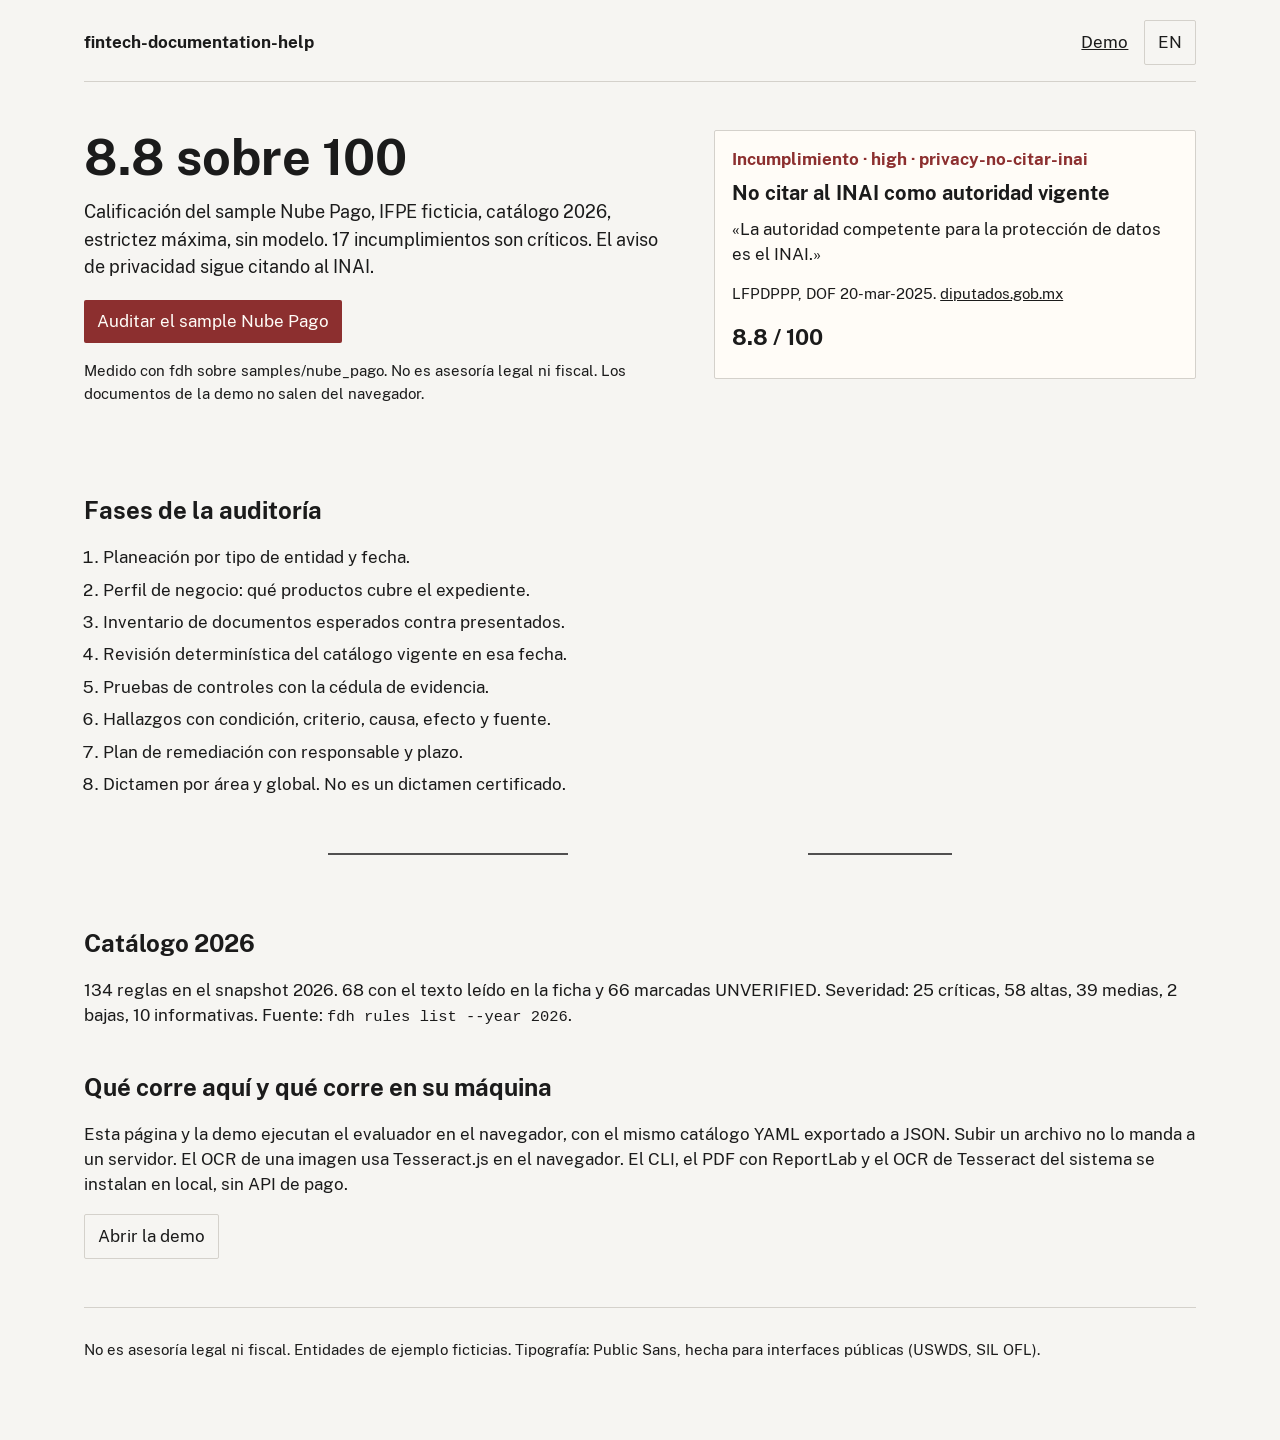
<file: site/index.html>
<!DOCTYPE html>
<html lang="es">
<head>
  <meta charset="utf-8"/>
  <meta name="viewport" content="width=device-width, initial-scale=1"/>
  <title>fintech-documentation-help</title>
  <link rel="stylesheet" href="styles.css"/>
</head>
<body>
  <div class="wrap">
    <header class="bar">
      <a class="wordmark" href="index.html">fintech-documentation-help</a>
      <nav>
        <a href="demo.html" data-lang="es">Demo</a>
        <a href="demo.html" data-lang="en">Demo</a>
        <button type="button" class="quiet" id="lang">EN</button>
      </nav>
    </header>

    <div class="hero">
      <div>
        <h1>8.8 sobre 100</h1>
        <p class="lede" data-lang="es">Calificación del sample Nube Pago, IFPE ficticia, catálogo 2026, estrictez máxima, sin modelo. 17 incumplimientos son críticos. El aviso de privacidad sigue citando al INAI.</p>
        <p class="lede" data-lang="en">Score of the fictional Nube Pago IFPE sample, 2026 catalog, maximum strictness, no model. 17 findings are critical. The privacy notice still names INAI.</p>
        <p>
          <a class="button" href="demo.html#nube" data-lang="es">Auditar el sample Nube Pago</a>
          <a class="button" href="demo.html#nube" data-lang="en">Audit the Nube Pago sample</a>
        </p>
        <p class="meta" data-lang="es">Medido con fdh sobre samples/nube_pago. No es asesoría legal ni fiscal. Los documentos de la demo no salen del navegador.</p>
        <p class="meta" data-lang="en">Measured with fdh on samples/nube_pago. Not legal or tax advice. Demo documents stay in the browser.</p>
      </div>
      <article class="finding" aria-labelledby="finding-title">
        <p class="tag" data-lang="es">Incumplimiento · high · privacy-no-citar-inai</p>
        <p class="tag" data-lang="en">Fail · high · privacy-no-citar-inai</p>
        <h2 id="finding-title" data-lang="es">No citar al INAI como autoridad vigente</h2>
        <h2 id="finding-title-en" data-lang="en">Do not cite INAI as the current authority</h2>
        <blockquote data-lang="es">«La autoridad competente para la protección de datos es el INAI.»</blockquote>
        <blockquote data-lang="en">“The competent data protection authority is INAI.”</blockquote>
        <p class="meta">LFPDPPP, DOF 20-mar-2025. <a href="https://www.diputados.gob.mx/LeyesBiblio/pdf/LFPDPPP.pdf">diputados.gob.mx</a></p>
        <p class="scoreline"><span id="score">8.8</span> / 100</p>
      </article>
    </div>

    <section>
      <h2 class="section" data-lang="es">Fases de la auditoría</h2>
      <h2 class="section" data-lang="en">Audit phases</h2>
      <ol class="phases" id="phases">
        <li data-lang="es">Planeación por tipo de entidad y fecha.</li>
        <li data-lang="en">Planning by entity type and as-of date.</li>
        <li data-lang="es">Perfil de negocio: qué productos cubre el expediente.</li>
        <li data-lang="en">Business profile: which products the file actually describes.</li>
        <li data-lang="es">Inventario de documentos esperados contra presentados.</li>
        <li data-lang="en">Inventory of expected documents against those provided.</li>
        <li data-lang="es">Revisión determinística del catálogo vigente en esa fecha.</li>
        <li data-lang="en">Deterministic review of the rules in force on that date.</li>
        <li data-lang="es">Pruebas de controles con la cédula de evidencia.</li>
        <li data-lang="en">Control tests against the evidence checklist.</li>
        <li data-lang="es">Hallazgos con condición, criterio, causa, efecto y fuente.</li>
        <li data-lang="en">Findings with condition, criterion, cause, effect and source.</li>
        <li data-lang="es">Plan de remediación con responsable y plazo.</li>
        <li data-lang="en">Remediation plan with owner and deadline.</li>
        <li data-lang="es">Dictamen por área y global. No es un dictamen certificado.</li>
        <li data-lang="en">Opinion by area and overall. Not a certified opinion.</li>
      </ol>
      <svg class="flow" viewBox="0 0 640 48" width="100%" height="48" role="img" aria-label="flujo">
        <path class="draw" d="M8 24 H632" />
      </svg>
    </section>

    <section>
      <h2 class="section" data-lang="es">Catálogo 2026</h2>
      <h2 class="section" data-lang="en">2026 catalog</h2>
      <p data-lang="es">134 reglas en el snapshot 2026. 68 con el texto leído en la ficha y 66 marcadas UNVERIFIED. Severidad: 25 críticas, 58 altas, 39 medias, 2 bajas, 10 informativas. Fuente: <code>fdh rules list --year 2026</code>.</p>
      <p data-lang="en">134 rules in the 2026 snapshot. 68 read for the entry and 66 flagged UNVERIFIED. Severity: 25 critical, 58 high, 39 medium, 2 low, 10 info. Source: <code>fdh rules list --year 2026</code>.</p>
    </section>

    <section>
      <h2 class="section" data-lang="es">Qué corre aquí y qué corre en su máquina</h2>
      <h2 class="section" data-lang="en">What runs here and what runs on your machine</h2>
      <p data-lang="es">Esta página y la demo ejecutan el evaluador en el navegador, con el mismo catálogo YAML exportado a JSON. Subir un archivo no lo manda a un servidor. El OCR de una imagen usa Tesseract.js en el navegador. El CLI, el PDF con ReportLab y el OCR de Tesseract del sistema se instalan en local, sin API de pago.</p>
      <p data-lang="en">This page and the demo run the evaluator in the browser, from the same YAML catalog exported to JSON. An upload is not sent to a server. Image OCR uses Tesseract.js in the browser. The CLI, the ReportLab PDF and system Tesseract run locally, with no paid API.</p>
      <p><a class="button quiet" href="demo.html" data-lang="es">Abrir la demo</a><a class="button quiet" href="demo.html" data-lang="en">Open the demo</a></p>
    </section>

    <footer>
      <p data-lang="es">No es asesoría legal ni fiscal. Entidades de ejemplo ficticias. Tipografía: Public Sans, hecha para interfaces públicas (USWDS, SIL OFL).</p>
      <p data-lang="en">Not legal or tax advice. Sample entities are fictional. Typeface: Public Sans, designed for public-sector interfaces (USWDS, SIL OFL).</p>
    </footer>
  </div>
  <script>
    const body = document.body;
    const lang = document.getElementById("lang");
    lang.addEventListener("click", () => {
      const en = body.classList.toggle("en");
      lang.textContent = en ? "ES" : "EN";
      document.documentElement.lang = en ? "en" : "es";
    });
    document.getElementById("phases").classList.add("go");
  </script>
</body>
</html>
</file>
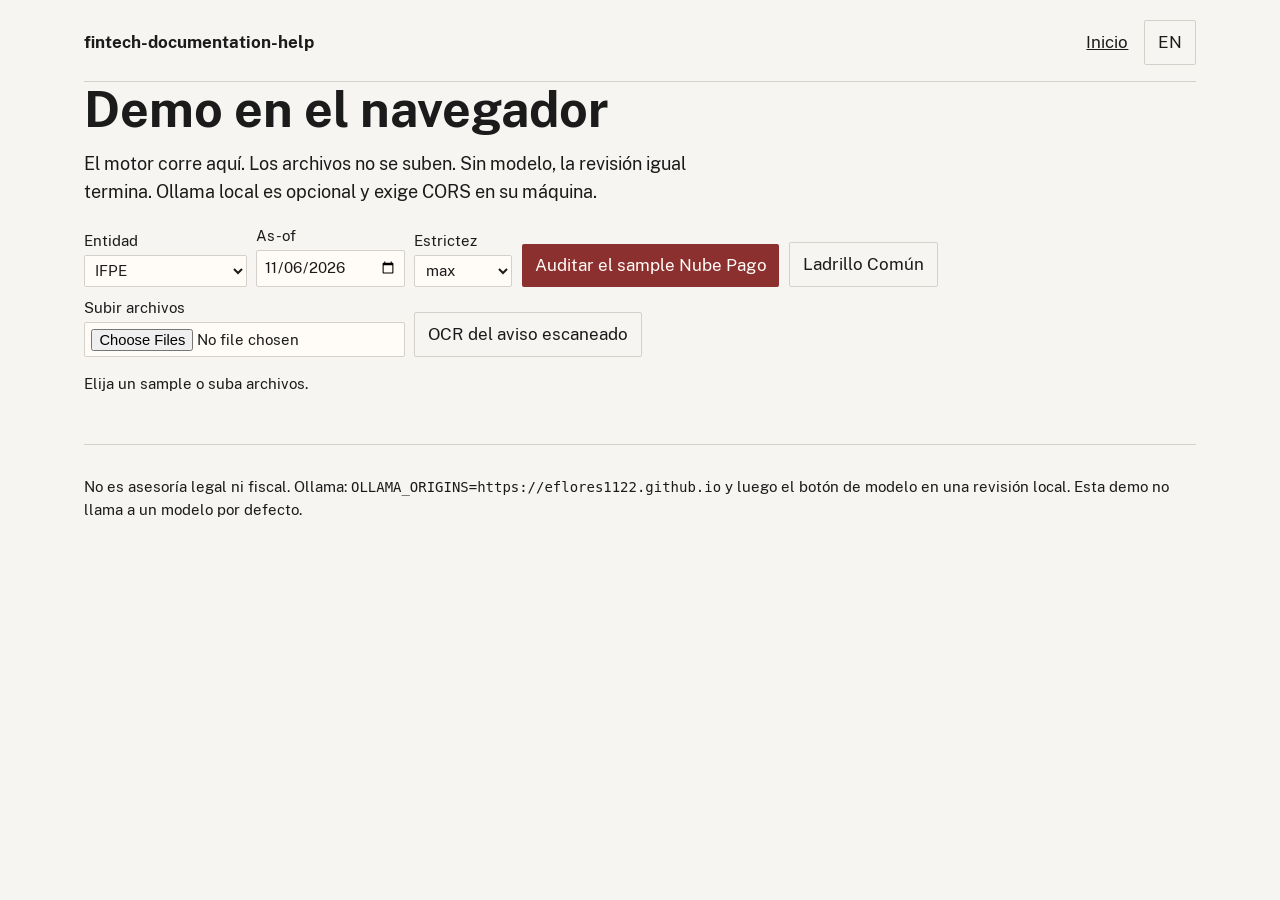
<file: site/demo.html>
<!DOCTYPE html>
<html lang="es">
<head>
  <meta charset="utf-8"/>
  <meta name="viewport" content="width=device-width, initial-scale=1"/>
  <title>Demo · fintech-documentation-help</title>
  <link rel="stylesheet" href="styles.css"/>
</head>
<body>
  <div class="wrap">
    <header class="bar">
      <a class="wordmark" href="index.html">fintech-documentation-help</a>
      <nav>
        <a href="index.html" data-lang="es">Inicio</a>
        <a href="index.html" data-lang="en">Home</a>
        <button type="button" class="quiet" id="lang">EN</button>
      </nav>
    </header>
    <h1 data-lang="es">Demo en el navegador</h1>
    <h1 data-lang="en">In-browser demo</h1>
    <p class="lede" data-lang="es">El motor corre aquí. Los archivos no se suben. Sin modelo, la revisión igual termina. Ollama local es opcional y exige CORS en su máquina.</p>
    <p class="lede" data-lang="en">The engine runs here. Files are not uploaded. Without a model, the review still finishes. Local Ollama is optional and needs CORS on your machine.</p>

    <div class="controls">
      <label>Entidad
        <select id="entity">
          <option>IFPE</option><option>IFC</option><option>SOFOM_ENR</option>
          <option>transmisor_dinero</option><option>asesor_inversion</option>
          <option>modelo_novedoso</option>
        </select>
      </label>
      <label>As-of
        <input id="asof" type="date" value="2026-11-06"/>
      </label>
      <label>Estrictez
        <select id="strictness">
          <option value="max" selected>max</option>
          <option value="high">high</option>
          <option value="standard">standard</option>
        </select>
      </label>
      <button type="button" id="nube" data-lang="es">Auditar el sample Nube Pago</button>
      <button type="button" id="nube-en" data-lang="en">Audit the Nube Pago sample</button>
      <button type="button" class="quiet" id="ladrillo">Ladrillo Común</button>
      <label data-lang="es">Subir archivos
        <input id="files" type="file" multiple accept=".md,.txt,.pdf,.png,.jpg,.jpeg,.tif,.tiff,.docx"/>
      </label>
      <label data-lang="en">Upload files
        <input id="files-en" type="file" multiple accept=".md,.txt,.pdf,.png,.jpg,.jpeg,.tif,.tiff,.docx"/>
      </label>
      <button type="button" class="quiet" id="scan" data-lang="es">OCR del aviso escaneado</button>
      <button type="button" class="quiet" id="scan-en" data-lang="en">OCR the scanned notice</button>
    </div>
    <p class="meta" id="status" data-lang="es">Elija un sample o suba archivos.</p>
    <p class="meta" id="status-en" data-lang="en">Pick a sample or upload files.</p>

    <section id="out" hidden>
      <h2 class="section" data-lang="es">Perfil de negocio</h2>
      <h2 class="section" data-lang="en">Business profile</h2>
      <div id="profile"></div>
      <h2 class="section" data-lang="es">Calificación por área</h2>
      <h2 class="section" data-lang="en">Score by area</h2>
      <p class="scoreline" id="overall"></p>
      <table id="areas"><thead><tr><th>Área</th><th>Puntaje</th></tr></thead><tbody></tbody></table>
      <h2 class="section" data-lang="es">Parámetros</h2>
      <h2 class="section" data-lang="en">Parameters</h2>
      <div id="params"></div>
      <h2 class="section">Hallazgos</h2>
      <label>Filtro
        <select id="filter">
          <option value="fail">fail</option>
          <option value="all">all</option>
          <option value="pass">pass</option>
        </select>
      </label>
      <div id="findings"></div>
      <h2 class="section" data-lang="es">Diagrama del perfil</h2>
      <h2 class="section" data-lang="en">Profile diagram</h2>
      <pre class="diagram" id="diagram"></pre>
      <p>
        <button type="button" id="html" data-lang="es">Descargar HTML</button>
        <button type="button" id="html-en" data-lang="en">Download HTML</button>
        <button type="button" class="quiet" id="pdf" data-lang="es">Descargar PDF</button>
        <button type="button" class="quiet" id="pdf-en" data-lang="en">Download PDF</button>
      </p>
    </section>
    <footer>
      <p data-lang="es">No es asesoría legal ni fiscal. Ollama: <code>OLLAMA_ORIGINS=https://eflores1122.github.io</code> y luego el botón de modelo en una revisión local. Esta demo no llama a un modelo por defecto.</p>
      <p data-lang="en">Not legal or tax advice. Ollama: set <code>OLLAMA_ORIGINS</code> to this origin if you want a local model. This demo does not call one by default.</p>
    </footer>
  </div>
  <script src="app.js"></script>
  <script>
    document.getElementById("lang").addEventListener("click", () => {
      const en = document.body.classList.toggle("en");
      document.getElementById("lang").textContent = en ? "ES" : "EN";
      document.documentElement.lang = en ? "en" : "es";
    });
  </script>
</body>
</html>
</file>
<file: site/styles.css>
@font-face {
  font-family: "Public Sans";
  src: url("fonts/PublicSans-Regular.ttf") format("truetype");
  font-weight: 400;
  font-style: normal;
  font-display: swap;
}
@font-face {
  font-family: "Public Sans";
  src: url("fonts/PublicSans-Bold.ttf") format("truetype");
  font-weight: 700;
  font-style: normal;
  font-display: swap;
}

:root {
  --ink: #1b1b1b;
  --paper: #f6f5f2;
  --surface: #fffcf7;
  --line: #d4d1cb;
  --accent: #8c2f2f;
  --radius: 2px;
  --space: 1.25rem;
}

* { box-sizing: border-box; }
html { scroll-behavior: smooth; }
body {
  margin: 0;
  background: var(--paper);
  color: var(--ink);
  font-family: "Public Sans", "Segoe UI", sans-serif;
  font-size: 1.05rem;
  line-height: 1.5;
}
body.en [data-lang="es"], body:not(.en) [data-lang="en"] { display: none; }
a { color: var(--ink); }
a:hover { color: var(--accent); }
code { font-family: ui-monospace, "Source Code Pro", monospace; font-size: 0.92em; }

.wrap { max-width: 72rem; margin: 0 auto; padding: 1.25rem 1.25rem 4rem; }
header.bar {
  display: flex;
  justify-content: space-between;
  align-items: center;
  gap: 1rem;
  padding-bottom: 1rem;
  border-bottom: 1px solid var(--line);
}
.wordmark { font-weight: 700; letter-spacing: 0; text-decoration: none; }
.bar nav { display: flex; gap: 1rem; align-items: center; }
button, .button {
  font: inherit;
  color: var(--surface);
  background: var(--accent);
  border: 0;
  border-radius: var(--radius);
  padding: 0.55rem 0.8rem;
  text-decoration: none;
  display: inline-block;
  cursor: pointer;
}
button.quiet, .button.quiet {
  background: transparent;
  color: var(--ink);
  border: 1px solid var(--line);
}
.hero {
  display: grid;
  grid-template-columns: 1.1fr 0.9fr;
  gap: 2.5rem;
  align-items: start;
  padding: 3rem 0 2rem;
}
h1 {
  font-size: clamp(2rem, 4vw, 3.1rem);
  line-height: 1.12;
  font-weight: 700;
  margin: 0 0 0.8rem;
  letter-spacing: 0;
}
.lede { font-size: 1.15rem; margin: 0 0 1.2rem; max-width: 38rem; }
.meta { color: var(--ink); font-size: 0.95rem; }
.finding {
  background: var(--surface);
  border: 1px solid var(--line);
  border-radius: var(--radius);
  padding: 1rem 1.1rem 1.15rem;
}
.finding .tag { color: var(--accent); font-weight: 700; margin: 0 0 0.35rem; }
.finding h2 { font-size: 1.25rem; margin: 0 0 0.6rem; font-weight: 700; }
.finding blockquote {
  margin: 0 0 0.7rem;
  padding: 0;
  border: 0;
}
.scoreline { font-size: 1.35rem; font-weight: 700; margin: 0.4rem 0; }
ol.phases { padding-left: 1.2rem; }
ol.phases li { margin: 0.45rem 0; max-width: 40rem; }
ol.phases li { opacity: 1; }
ol.phases.go li:nth-child(2) { animation-delay: 0.12s; }
ol.phases.go li:nth-child(3) { animation-delay: 0.24s; }
ol.phases.go li:nth-child(4) { animation-delay: 0.36s; }
ol.phases.go li:nth-child(5) { animation-delay: 0.48s; }
ol.phases.go li:nth-child(6) { animation-delay: 0.6s; }
ol.phases.go li:nth-child(7) { animation-delay: 0.72s; }
ol.phases.go li:nth-child(8) { animation-delay: 0.84s; }
@keyframes show { to { opacity: 1; } }
.flow { margin-top: 1rem; }
.flow line, .flow path { stroke: var(--ink); fill: none; stroke-width: 1.5; }
.flow .draw { stroke-dasharray: 240; stroke-dashoffset: 240; animation: draw 1.4s ease forwards 0.2s; }
@keyframes draw { to { stroke-dashoffset: 0; } }
section { margin-top: 2.5rem; }
h2.section { font-size: 1.5rem; margin: 0 0 0.6rem; }
table { width: 100%; border-collapse: collapse; background: var(--surface); }
th, td { text-align: left; padding: 0.45rem 0.5rem; border-bottom: 1px solid var(--line); vertical-align: top; }
th { font-weight: 700; }
.controls { display: flex; flex-wrap: wrap; gap: 0.6rem; align-items: end; margin: 1rem 0; }
label { display: grid; gap: 0.2rem; font-size: 0.92rem; }
input, select { font: inherit; padding: 0.35rem 0.4rem; border: 1px solid var(--line); border-radius: var(--radius); background: var(--surface); color: var(--ink); }
.grid-2 { display: grid; grid-template-columns: 1fr 1fr; gap: 1rem; }
pre.diagram { white-space: pre-wrap; background: var(--surface); border: 1px solid var(--line); padding: 0.8rem; border-radius: var(--radius); }
.fail { color: var(--accent); font-weight: 700; }
footer { margin-top: 3rem; border-top: 1px solid var(--line); padding-top: 1rem; font-size: 0.95rem; }

@media (max-width: 800px) {
  .hero, .grid-2 { grid-template-columns: 1fr; }
}
@media (prefers-reduced-motion: reduce) {
  *, *::before, *::after {
    animation: none !important;
    transition: none !important;
  }
  ol.phases li { opacity: 1; }
  .flow .draw { stroke-dashoffset: 0; }
}
</file>
